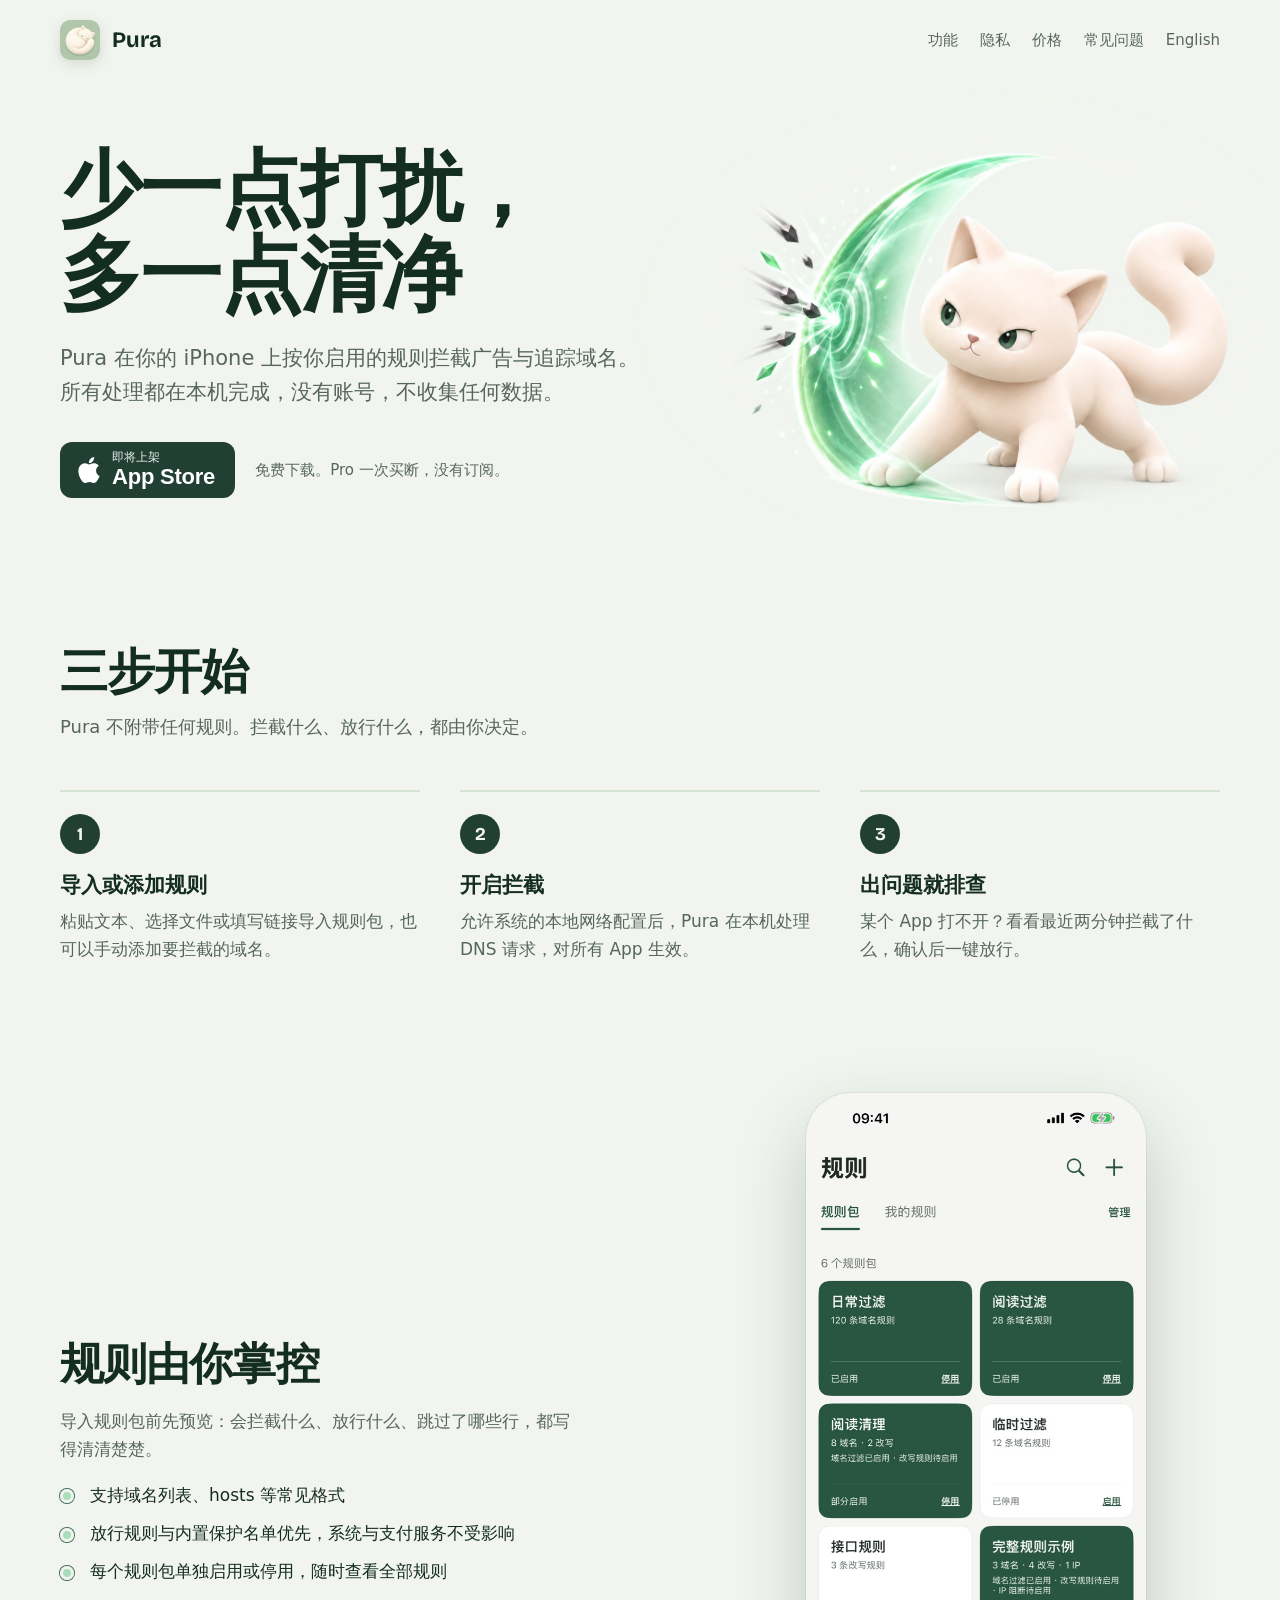
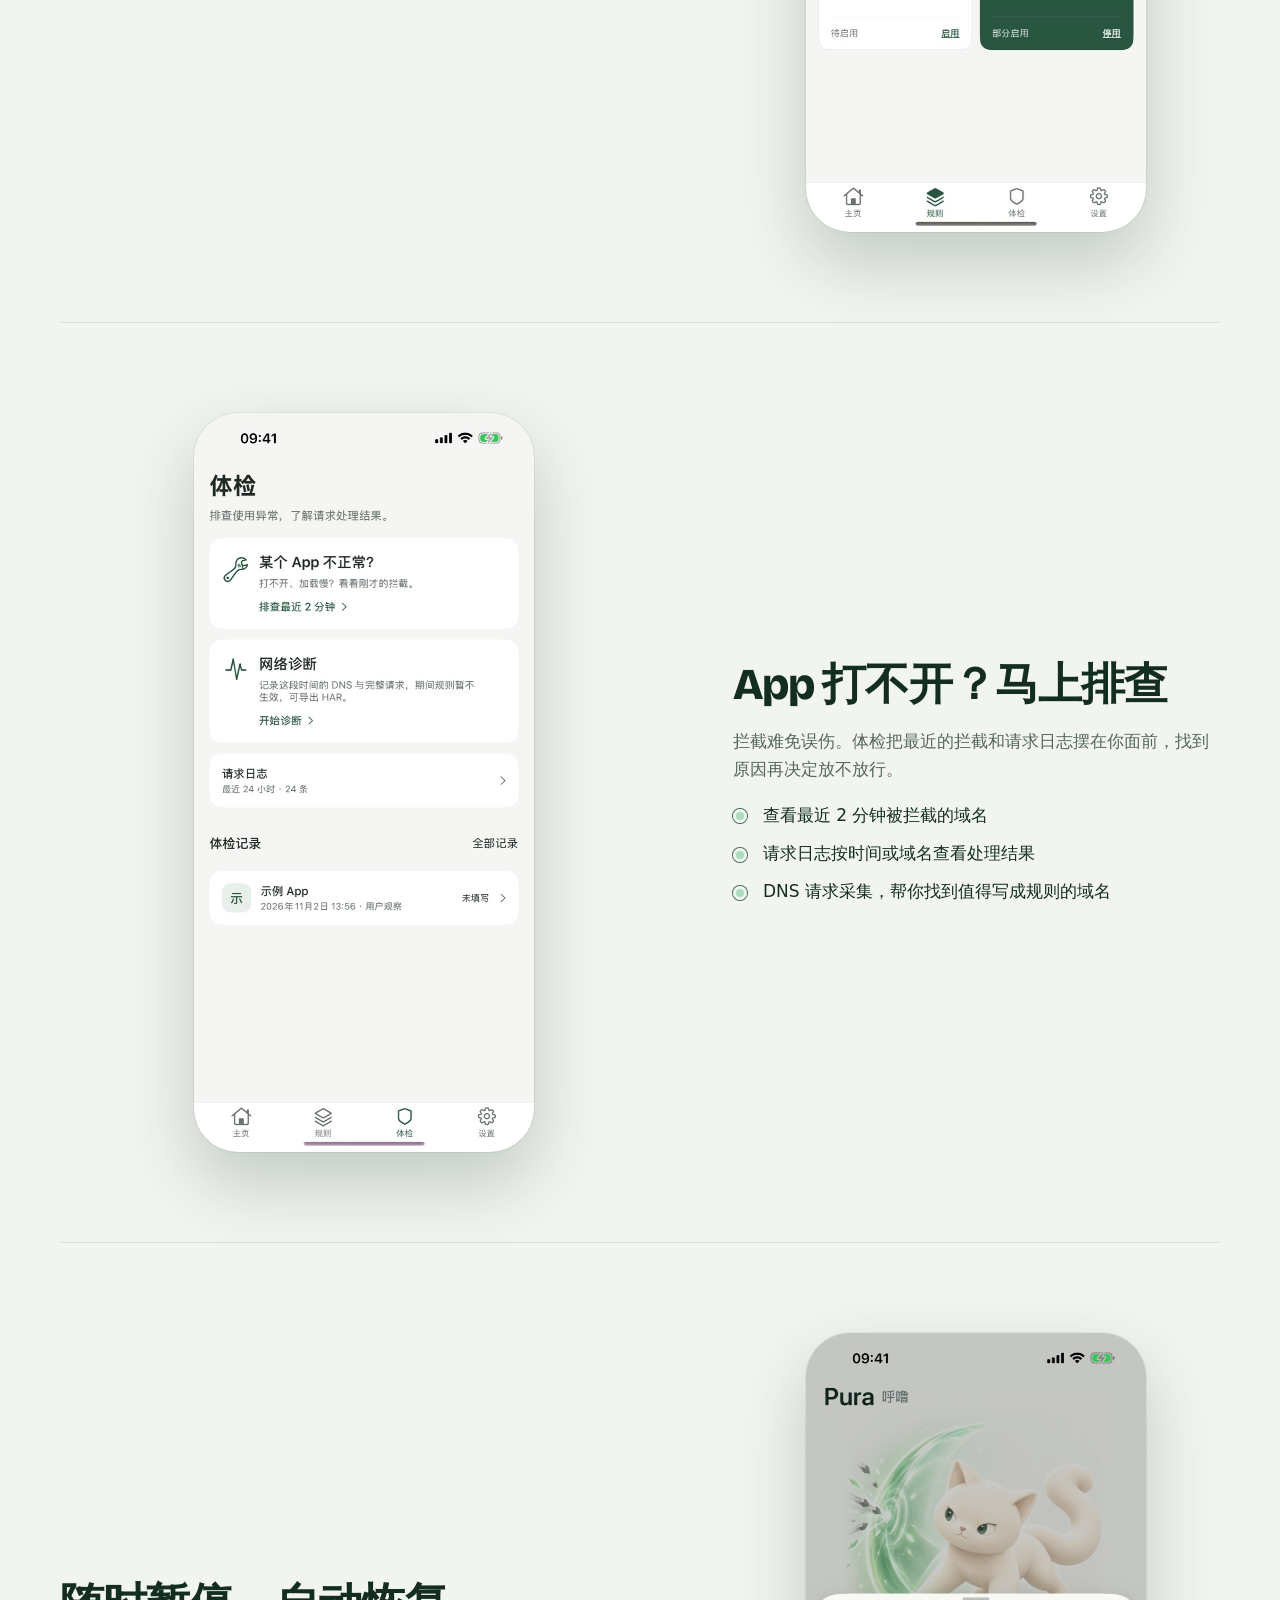
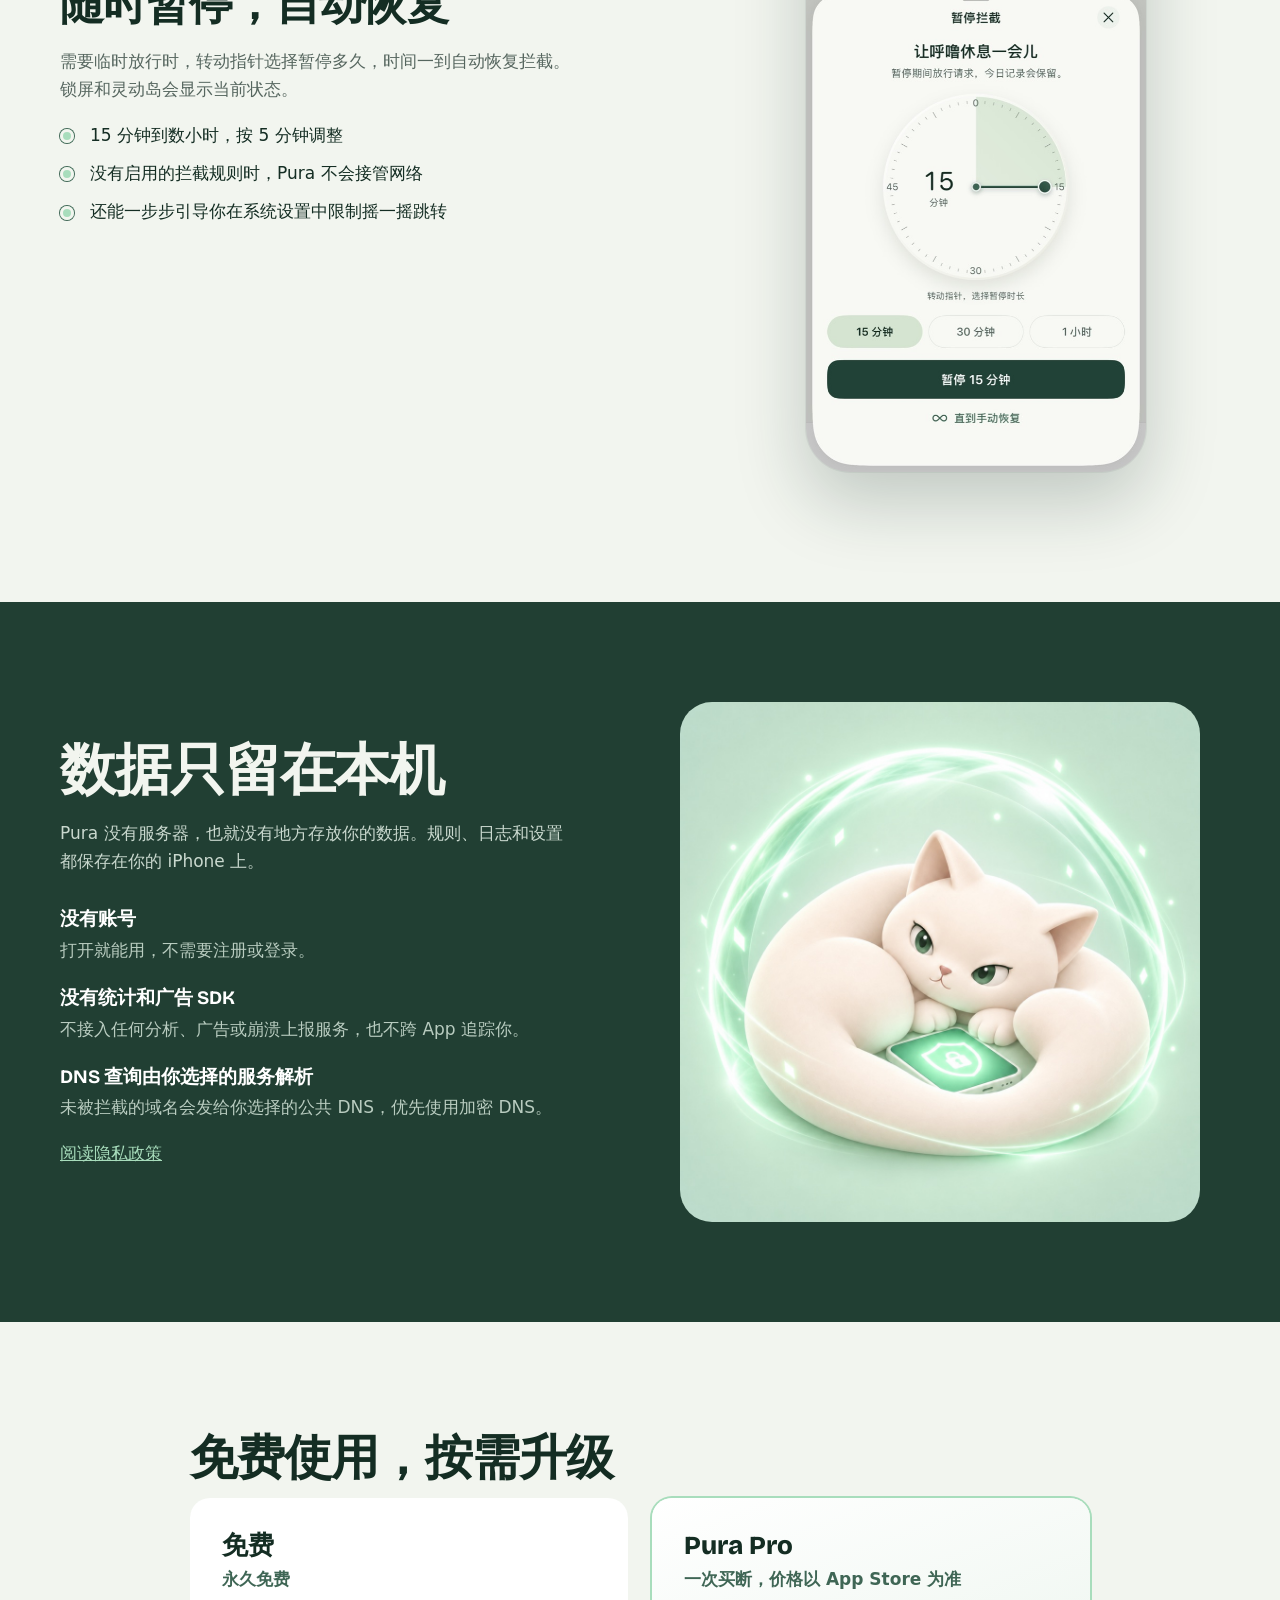
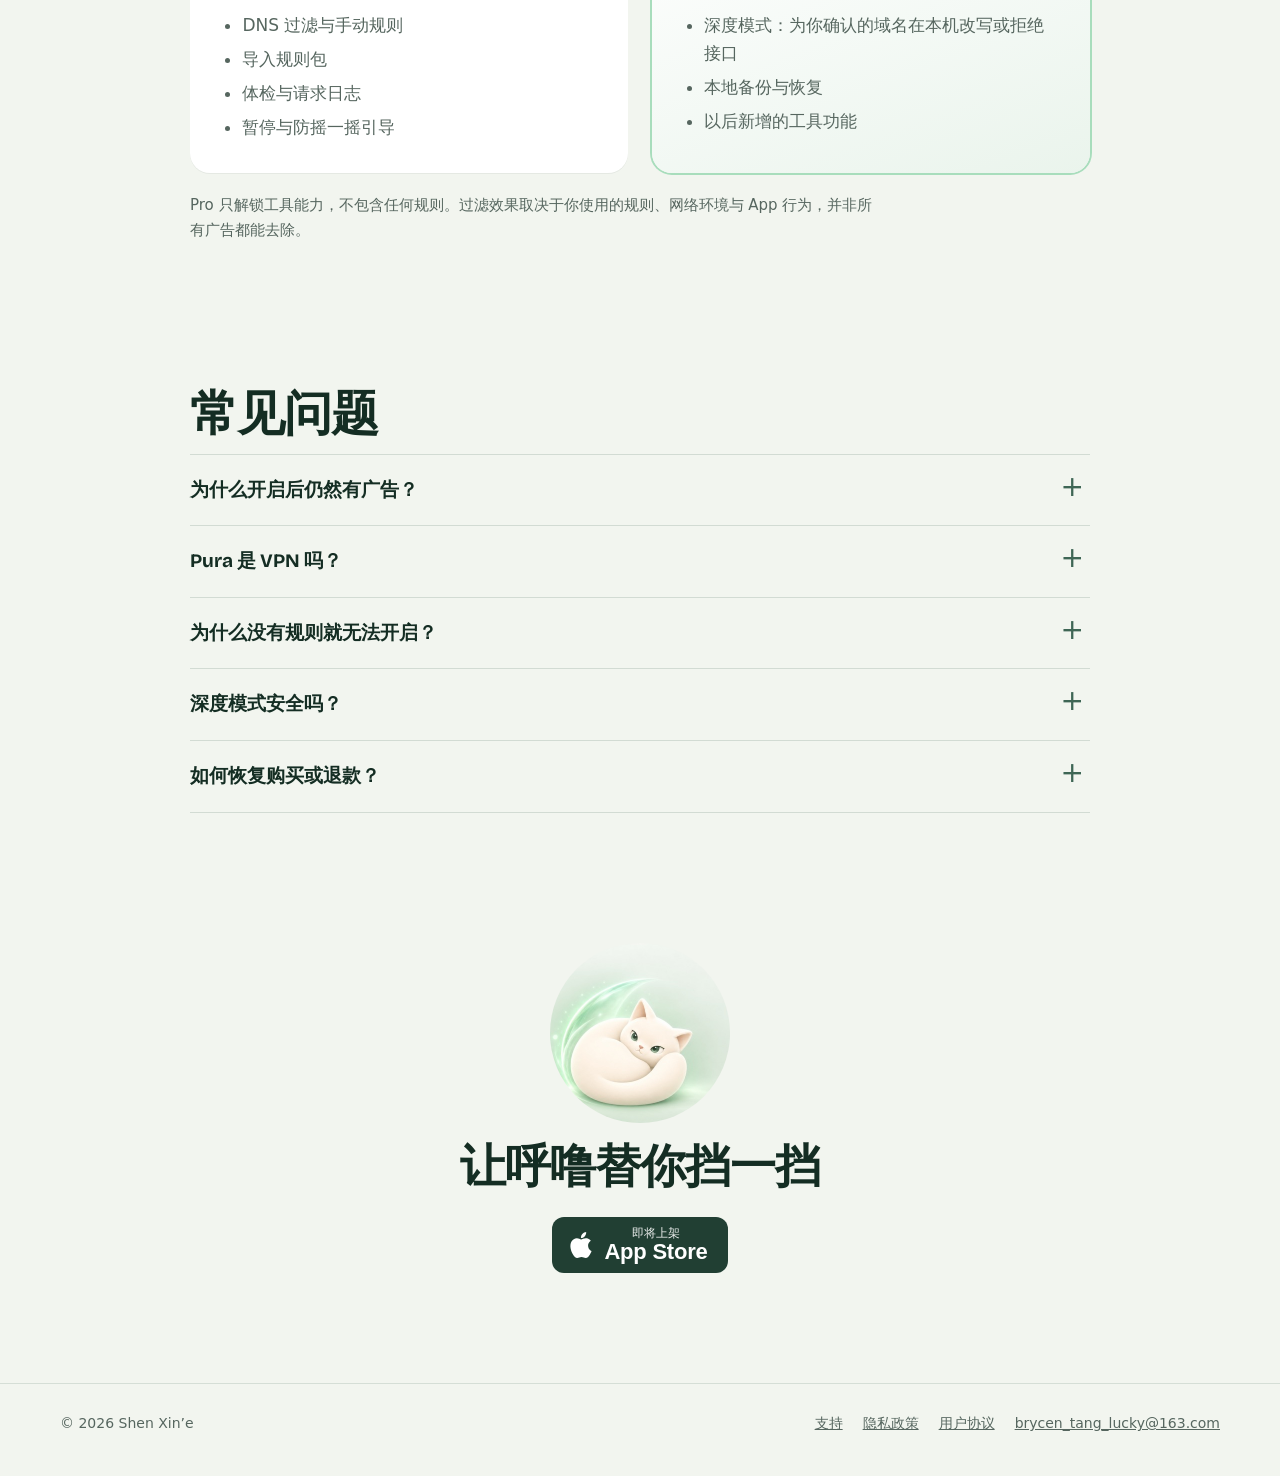
<file: index.html>
<!doctype html>
<html lang="zh-Hans">
<head>
<meta charset="utf-8">
<meta name="viewport" content="width=device-width, initial-scale=1, viewport-fit=cover">
<title>Pura：iPhone 本机广告拦截与隐私保护</title>
<meta name="description" content="Pura 在你的 iPhone 上本地拦截广告与追踪域名，规则由你掌控。无账号、无统计，数据只留在本机。支持导入规则包、手动添加域名、请求日志与网络排查。">
<link rel="canonical" href="https://xineshen.github.io/pura/">
<link rel="alternate" hreflang="zh-Hans" href="https://xineshen.github.io/pura/">
<link rel="alternate" hreflang="en" href="https://xineshen.github.io/pura/en/">
<link rel="alternate" hreflang="x-default" href="https://xineshen.github.io/pura/en/">
<meta name="theme-color" content="#F3F6F0">

<meta property="og:type" content="website">
<meta property="og:site_name" content="Pura">
<meta property="og:title" content="Pura：iPhone 本机广告拦截与隐私保护">
<meta property="og:description" content="Pura 在你的 iPhone 上本地拦截广告与追踪域名，规则由你掌控。无账号、无统计，数据只留在本机。支持导入规则包、手动添加域名、请求日志与网络排查。">
<meta property="og:url" content="https://xineshen.github.io/pura/">
<meta property="og:locale" content="zh_CN">
<meta property="og:image" content="https://xineshen.github.io/pura/assets/og-zh-Hans.jpg">
<meta property="og:image:width" content="1200"><meta property="og:image:height" content="630">
<meta name="twitter:card" content="summary_large_image">
<link rel="icon" type="image/png" sizes="32x32" href="assets/favicon-32.png">
<link rel="apple-touch-icon" href="assets/apple-touch-icon.png">
<link rel="preconnect" href="https://fonts.googleapis.com"><link rel="preconnect" href="https://fonts.gstatic.com" crossorigin>
<link href="https://fonts.googleapis.com/css2?family=Bricolage+Grotesque:opsz,wght@12..96,600;12..96,700;12..96,800&display=swap" rel="stylesheet">
<link rel="preload" as="image" href="assets/hero-art.jpg">
<link rel="stylesheet" href="styles.css">
<script type="application/ld+json">{"@context": "https://schema.org", "@type": "SoftwareApplication", "name": "Pura", "operatingSystem": "iOS", "applicationCategory": "UtilitiesApplication", "description": "Pura 在你的 iPhone 上本地拦截广告与追踪域名，规则由你掌控。无账号、无统计，数据只留在本机。支持导入规则包、手动添加域名、请求日志与网络排查。", "url": "https://xineshen.github.io/pura/", "inLanguage": "zh-Hans", "image": "https://xineshen.github.io/pura/assets/og-zh-Hans.jpg", "offers": {"@type": "Offer", "price": "0", "priceCurrency": "USD"}, "author": {"@type": "Person", "name": "Shen Xin'e"}}</script>
<script type="application/ld+json">{"@context": "https://schema.org", "@type": "FAQPage", "inLanguage": "zh-Hans", "mainEntity": [{"@type": "Question", "name": "为什么开启后仍然有广告？", "acceptedAnswer": {"@type": "Answer", "text": "Pura 只拦截与你启用的规则匹配的域名。广告与正常内容同域、App 自建解析或规则没覆盖的域名，DNS 无法区分。用体检查看实际请求，再调整规则。"}}, {"@type": "Question", "name": "Pura 是 VPN 吗？", "acceptedAnswer": {"@type": "Answer", "text": "Pura 使用 iOS 的本地网络扩展在本机处理 DNS 请求，不会把流量转发到任何服务器，也不提供代理或跨网络访问。"}}, {"@type": "Question", "name": "为什么没有规则就无法开启？", "acceptedAnswer": {"@type": "Answer", "text": "Pura 只在有拦截规则时才接管网络。先在规则页导入规则包或添加域名，再开启。"}}, {"@type": "Question", "name": "深度模式安全吗？", "acceptedAnswer": {"@type": "Answer", "text": "深度模式默认关闭。证书在你的 iPhone 上生成，私钥不会离开设备；只有你逐个确认的域名才会被处理，随时可以停用并移除证书。"}}, {"@type": "Question", "name": "如何恢复购买或退款？", "acceptedAnswer": {"@type": "Answer", "text": "在「设置 → Pura Pro」中恢复购买。退款由 Apple 处理，可在 App 内或 Apple 的购买记录中申请。"}}]}</script>
</head>
<body>
<a class="skip" href="#main">跳到正文</a>
<header class="wrap top">
  <a class="brand" href="./"><img src="assets/icon-80.png" width="40" height="40" alt="">Pura</a>
  <nav aria-label="主导航">
    <a href="#features">功能</a><a href="#privacy">隐私</a><a href="#pricing">价格</a><a href="#faq">常见问题</a>
    <a class="lang" href="en/" hreflang="en" lang="en">English</a>
  </nav>
</header>
<main id="main">
<section class="hero">
  <div class="wrap hero-grid">
    <div>
      <h1><span class="line">少一点打扰，</span><span class="line">多一点清净</span></h1>
      <p class="lede">Pura 在你的 iPhone 上按你启用的规则拦截广告与追踪域名。所有处理都在本机完成，没有账号，不收集任何数据。</p>
      <div class="cta"><span class="store" role="link" aria-disabled="true"><svg viewBox="0 0 24 24" aria-hidden="true" fill="currentColor"><path d="M12.152 6.896c-.948 0-2.415-1.078-3.96-1.04-2.04.027-3.91 1.183-4.961 3.014-2.117 3.675-.546 9.103 1.519 12.09 1.013 1.454 2.208 3.09 3.792 3.039 1.52-.065 2.09-.987 3.935-.987 1.831 0 2.35.987 3.96.948 1.637-.026 2.676-1.48 3.676-2.948 1.156-1.688 1.636-3.325 1.662-3.415-.039-.013-3.182-1.221-3.22-4.857-.026-3.04 2.48-4.494 2.597-4.559-1.429-2.09-3.623-2.324-4.39-2.376-2-.156-3.675 1.09-4.61 1.09zM15.53 3.83c.843-1.012 1.4-2.427 1.245-3.83-1.207.052-2.662.805-3.532 1.818-.78.896-1.454 2.338-1.273 3.714 1.338.104 2.715-.688 3.559-1.701"/></svg><span><small>即将上架</small><b>App Store</b></span></span><small>免费下载。Pro 一次买断，没有订阅。</small></div>
    </div>
    <div class="hero-art">
      <img class="art" src="assets/hero-art.jpg" width="1536" height="1024" alt="Pura 的吉祥物呼噜，一只奶白色小猫，用绿色护盾挡住飞来的广告碎片" fetchpriority="high">
    </div>
  </div>
</section>
<section class="wrap steps" aria-labelledby="steps-title">
  <h2 class="section-title" id="steps-title">三步开始</h2>
  <p class="section-lede">Pura 不附带任何规则。拦截什么、放行什么，都由你决定。</p>
  <ol><li><h3>导入或添加规则</h3><p>粘贴文本、选择文件或填写链接导入规则包，也可以手动添加要拦截的域名。</p></li><li><h3>开启拦截</h3><p>允许系统的本地网络配置后，Pura 在本机处理 DNS 请求，对所有 App 生效。</p></li><li><h3>出问题就排查</h3><p>某个 App 打不开？看看最近两分钟拦截了什么，确认后一键放行。</p></li></ol>
</section>
<div class="wrap" id="features"><section class="feature" aria-labelledby="f-rules"><div class="copy"><h2 id="f-rules">规则由你掌控</h2><p>导入规则包前先预览：会拦截什么、放行什么、跳过了哪些行，都写得清清楚楚。</p><ul><li>支持域名列表、hosts 等常见格式</li><li>放行规则与内置保护名单优先，系统与支付服务不受影响</li><li>每个规则包单独启用或停用，随时查看全部规则</li></ul></div><img class="phone shot" src="assets/rules-zh-Hans.jpg" width="640" height="1391" alt="Pura 规则页：规则包列表" loading="lazy" decoding="async"></section><section class="feature flip" aria-labelledby="f-checkup"><div class="copy"><h2 id="f-checkup">App 打不开？马上排查</h2><p>拦截难免误伤。体检把最近的拦截和请求日志摆在你面前，找到原因再决定放不放行。</p><ul><li>查看最近 2 分钟被拦截的域名</li><li>请求日志按时间或域名查看处理结果</li><li>DNS 请求采集，帮你找到值得写成规则的域名</li></ul></div><img class="phone shot" src="assets/checkup-zh-Hans.jpg" width="640" height="1391" alt="Pura 体检页：排查 App 异常与请求日志" loading="lazy" decoding="async"></section><section class="feature" aria-labelledby="f-pause"><div class="copy"><h2 id="f-pause">随时暂停，自动恢复</h2><p>需要临时放行时，转动指针选择暂停多久，时间一到自动恢复拦截。锁屏和灵动岛会显示当前状态。</p><ul><li>15 分钟到数小时，按 5 分钟调整</li><li>没有启用的拦截规则时，Pura 不会接管网络</li><li>还能一步步引导你在系统设置中限制摇一摇跳转</li></ul></div><img class="phone shot" src="assets/pause-zh-Hans.jpg" width="640" height="1391" alt="Pura 暂停拦截：转动指针选择暂停时长" loading="lazy" decoding="async"></section></div>
<section class="privacy" id="privacy" aria-labelledby="privacy-title">
  <div class="wrap">
    <div>
      <h2 id="privacy-title">数据只留在本机</h2>
      <p>Pura 没有服务器，也就没有地方存放你的数据。规则、日志和设置都保存在你的 iPhone 上。</p>
      <dl><div><dt>没有账号</dt><dd>打开就能用，不需要注册或登录。</dd></div><div><dt>没有统计和广告 SDK</dt><dd>不接入任何分析、广告或崩溃上报服务，也不跨 App 追踪你。</dd></div><div><dt>DNS 查询由你选择的服务解析</dt><dd>未被拦截的域名会发给你选择的公共 DNS，优先使用加密 DNS。</dd></div></dl>
      <p><a href="https://xineshen.github.io/pura-legal/privacy.html">阅读隐私政策</a></p>
    </div>
    <img class="cat" src="assets/cat.jpg" width="1100" height="1100" alt="呼噜蜷缩着护住一部手机，绿色护盾罩住它们" loading="lazy" decoding="async">
  </div>
</section>
<section class="wrap pricing" id="pricing" aria-labelledby="pricing-title">
  <h2 class="section-title" id="pricing-title">免费使用，按需升级</h2>
  <div class="plans"><div class="plan"><h3>免费</h3><p class="price">永久免费</p><ul><li>DNS 过滤与手动规则</li><li>导入规则包</li><li>体检与请求日志</li><li>暂停与防摇一摇引导</li></ul></div><div class="plan pro"><h3>Pura Pro</h3><p class="price">一次买断，价格以 App Store 为准</p><ul><li>深度模式：为你确认的域名在本机改写或拒绝接口</li><li>本地备份与恢复</li><li>以后新增的工具功能</li></ul></div></div>
  <p class="note">Pro 只解锁工具能力，不包含任何规则。过滤效果取决于你使用的规则、网络环境与 App 行为，并非所有广告都能去除。</p>
</section>
<section class="wrap faq" id="faq" aria-labelledby="faq-title">
  <h2 class="section-title" id="faq-title">常见问题</h2>
  <details><summary>为什么开启后仍然有广告？</summary><p>Pura 只拦截与你启用的规则匹配的域名。广告与正常内容同域、App 自建解析或规则没覆盖的域名，DNS 无法区分。用体检查看实际请求，再调整规则。</p></details><details><summary>Pura 是 VPN 吗？</summary><p>Pura 使用 iOS 的本地网络扩展在本机处理 DNS 请求，不会把流量转发到任何服务器，也不提供代理或跨网络访问。</p></details><details><summary>为什么没有规则就无法开启？</summary><p>Pura 只在有拦截规则时才接管网络。先在规则页导入规则包或添加域名，再开启。</p></details><details><summary>深度模式安全吗？</summary><p>深度模式默认关闭。证书在你的 iPhone 上生成，私钥不会离开设备；只有你逐个确认的域名才会被处理，随时可以停用并移除证书。</p></details><details><summary>如何恢复购买或退款？</summary><p>在「设置 → Pura Pro」中恢复购买。退款由 Apple 处理，可在 App 内或 Apple 的购买记录中申请。</p></details>
</section>
<section class="wrap closing" aria-labelledby="closing-title">
  <img src="assets/cat-round.jpg" width="360" height="360" alt="" loading="lazy">
  <h2 id="closing-title">让呼噜替你挡一挡</h2>
  <div class="cta"><span class="store" role="link" aria-disabled="true"><svg viewBox="0 0 24 24" aria-hidden="true" fill="currentColor"><path d="M12.152 6.896c-.948 0-2.415-1.078-3.96-1.04-2.04.027-3.91 1.183-4.961 3.014-2.117 3.675-.546 9.103 1.519 12.09 1.013 1.454 2.208 3.09 3.792 3.039 1.52-.065 2.09-.987 3.935-.987 1.831 0 2.35.987 3.96.948 1.637-.026 2.676-1.48 3.676-2.948 1.156-1.688 1.636-3.325 1.662-3.415-.039-.013-3.182-1.221-3.22-4.857-.026-3.04 2.48-4.494 2.597-4.559-1.429-2.09-3.623-2.324-4.39-2.376-2-.156-3.675 1.09-4.61 1.09zM15.53 3.83c.843-1.012 1.4-2.427 1.245-3.83-1.207.052-2.662.805-3.532 1.818-.78.896-1.454 2.338-1.273 3.714 1.338.104 2.715-.688 3.559-1.701"/></svg><span><small>即将上架</small><b>App Store</b></span></span></div>
</section>
</main>
<footer>
  <div class="wrap">
    <span>© 2026 Shen Xin’e</span>
    <nav aria-label="页脚">
      <a href="https://xineshen.github.io/pura-legal/support.html">支持</a><a href="https://xineshen.github.io/pura-legal/privacy.html">隐私政策</a><a href="https://xineshen.github.io/pura-legal/terms.html">用户协议</a>
      <a href="mailto:brycen_tang_lucky@163.com">brycen_tang_lucky@163.com</a>
    </nav>
  </div>
</footer>
</body>
</html>
</file>
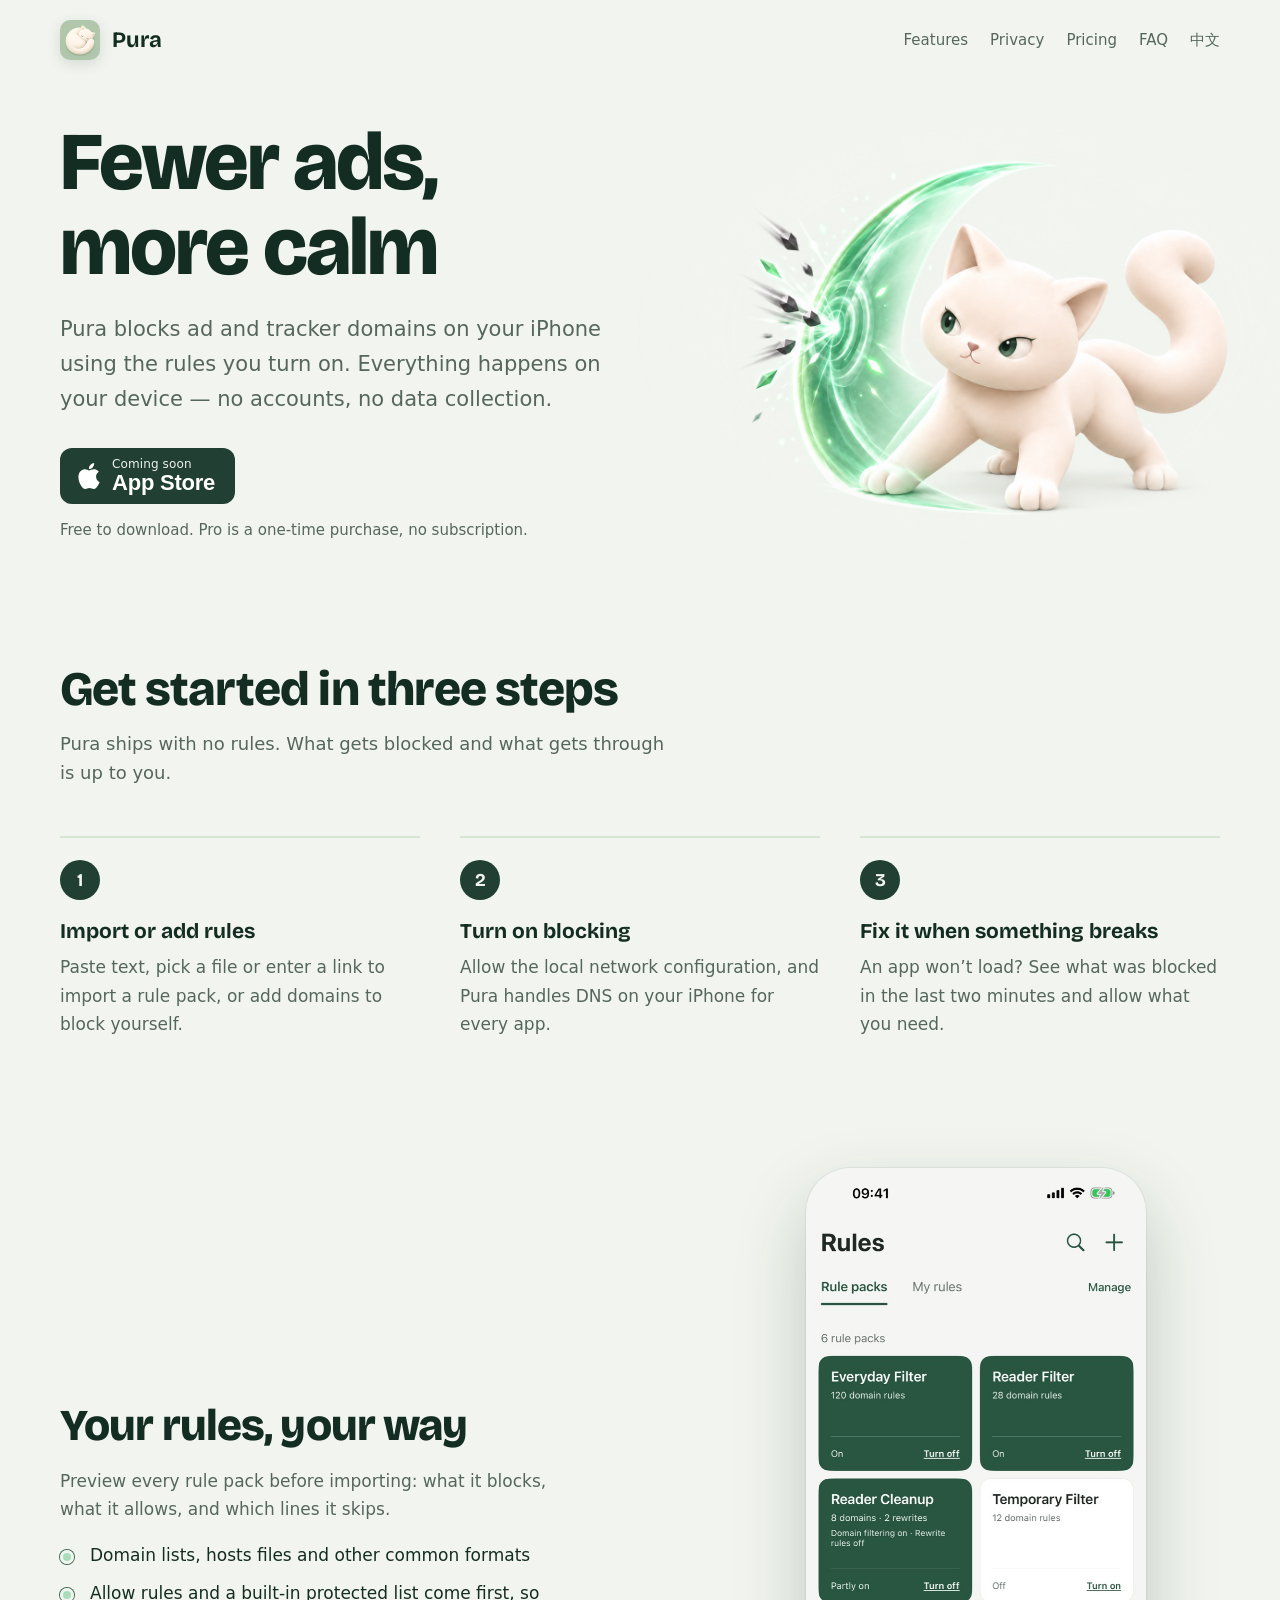
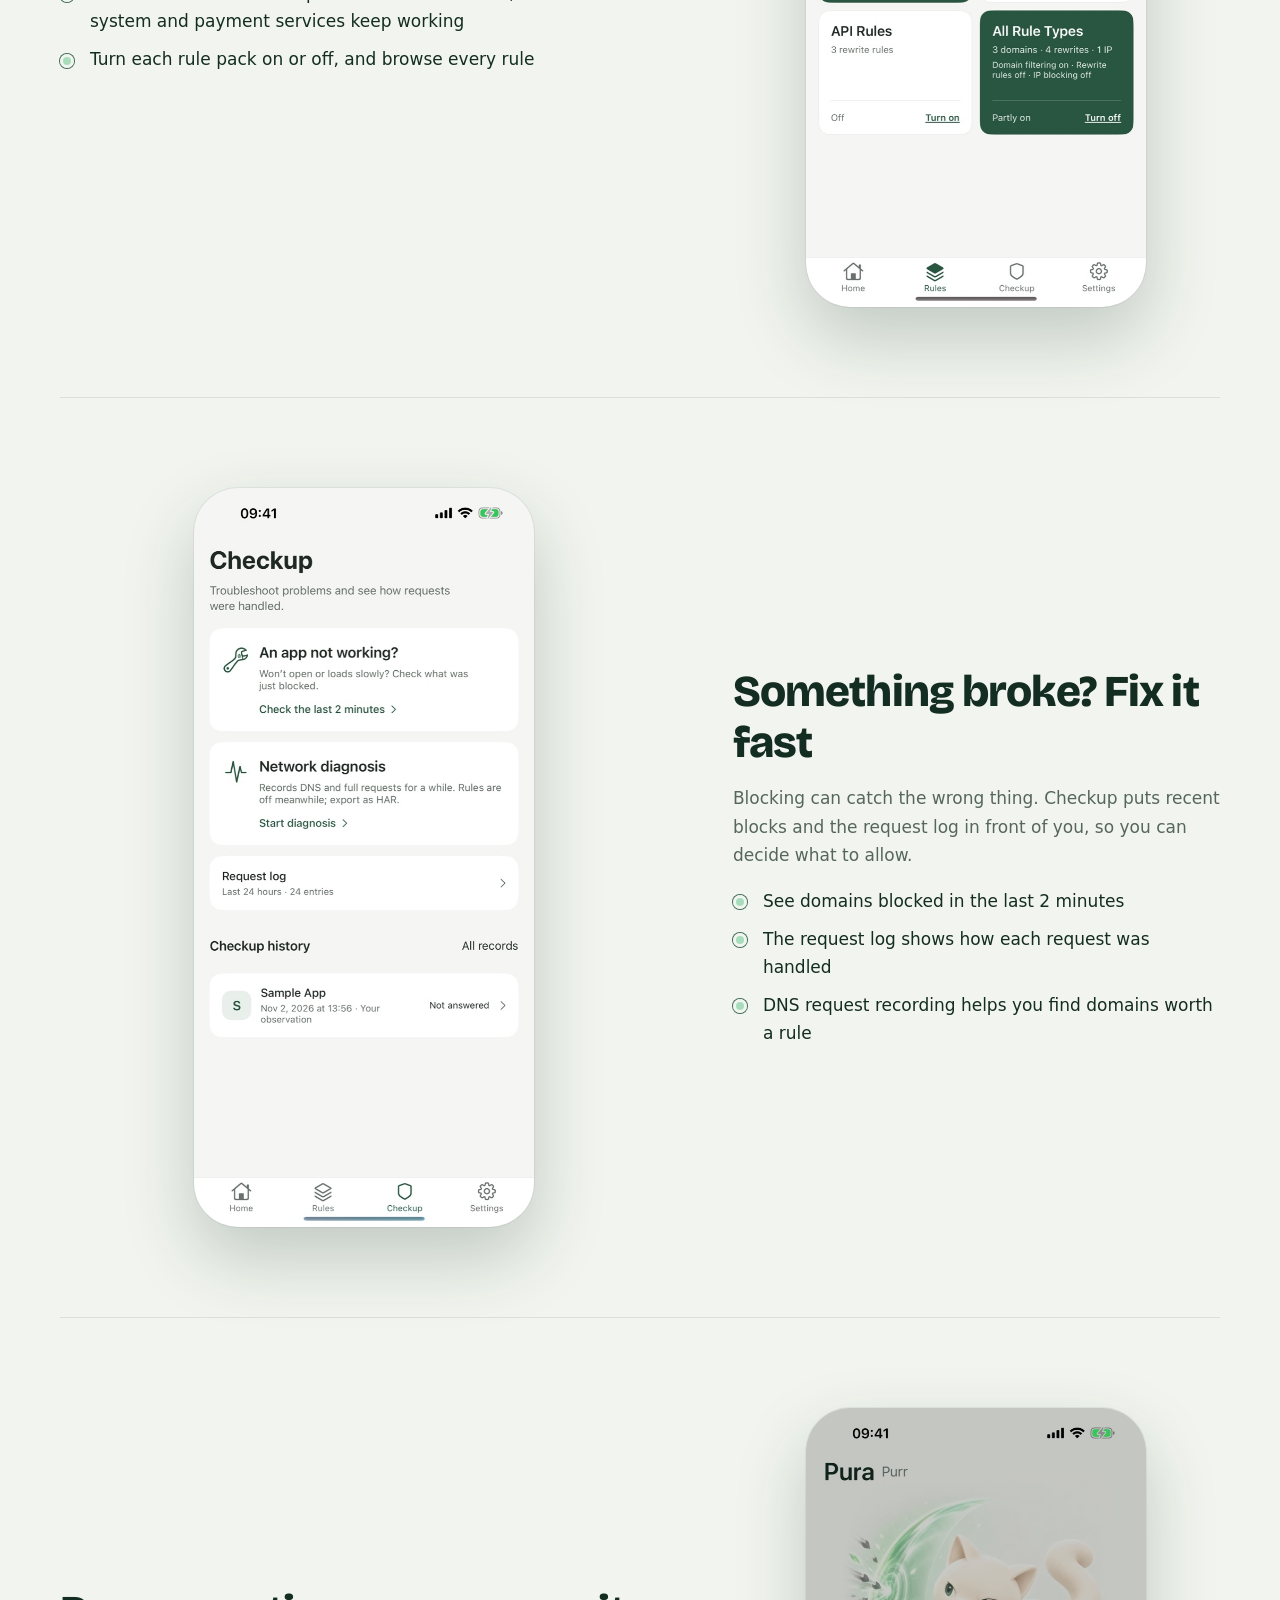
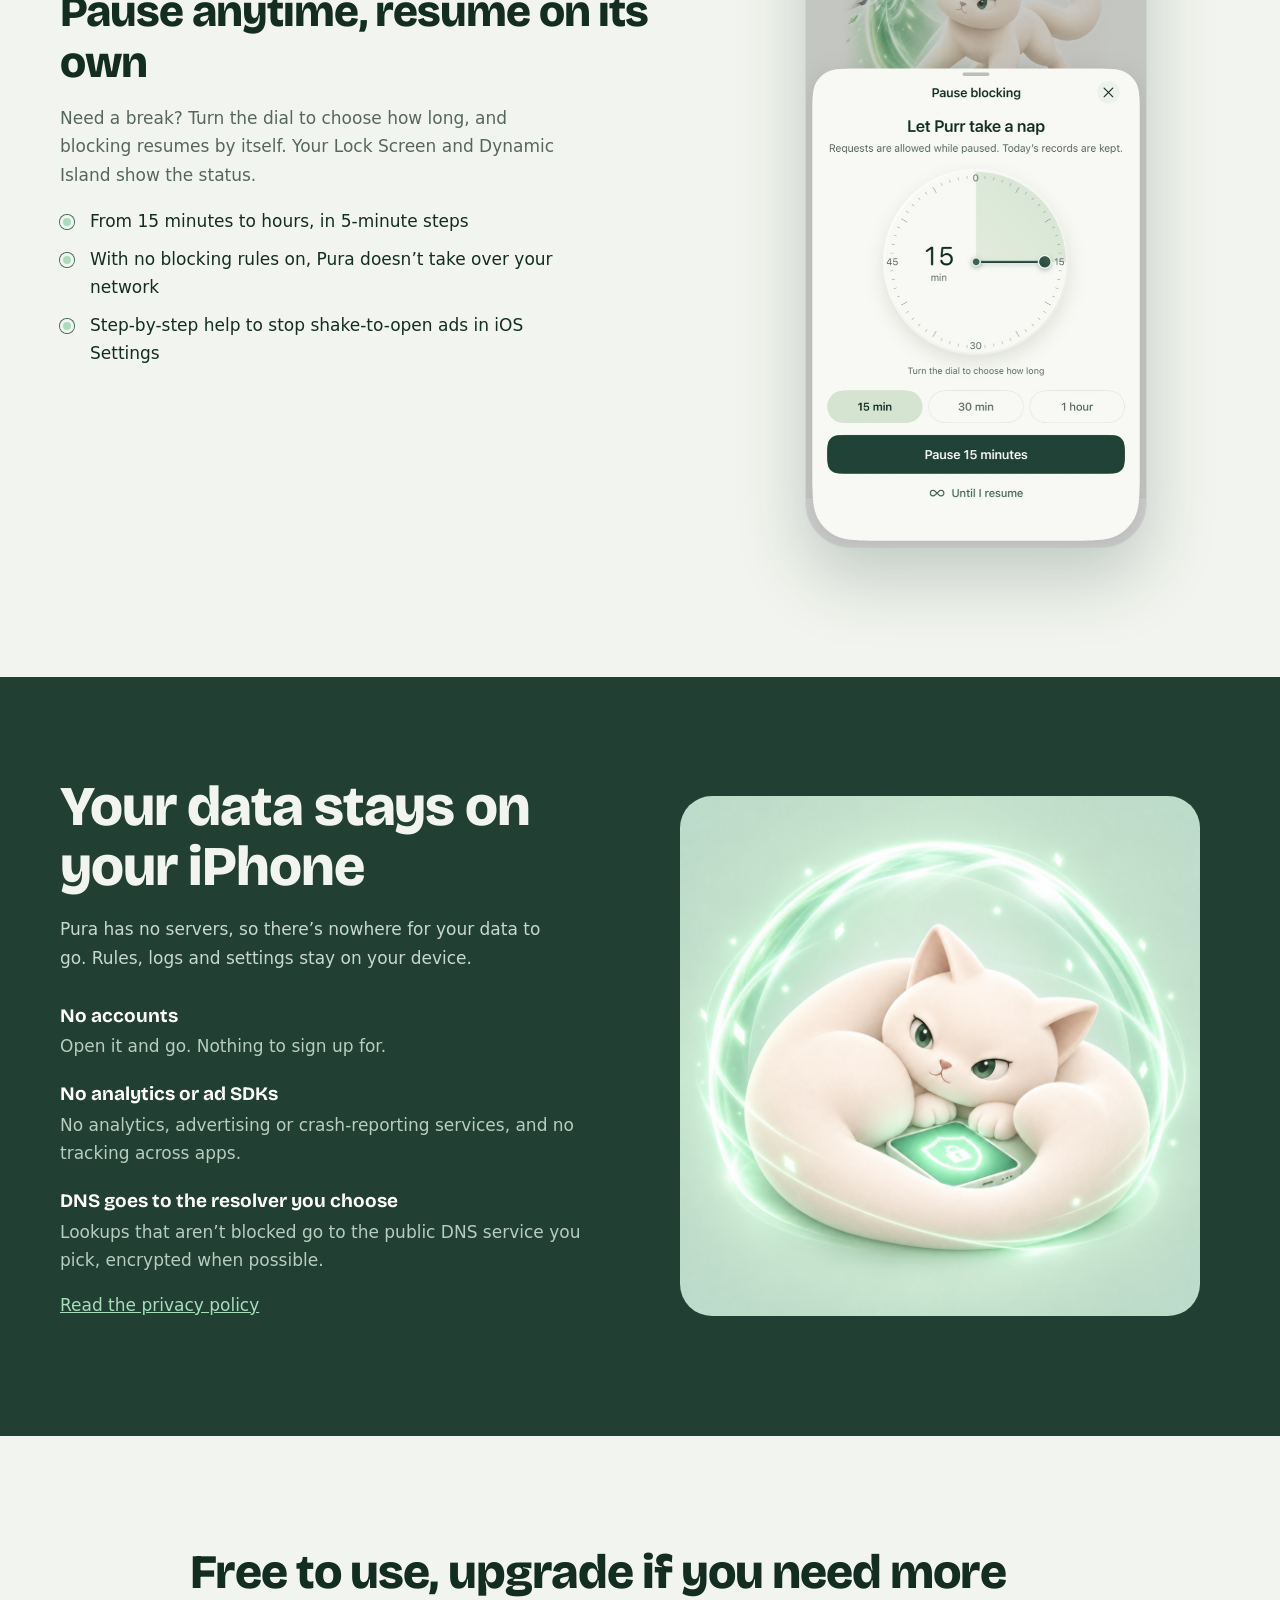
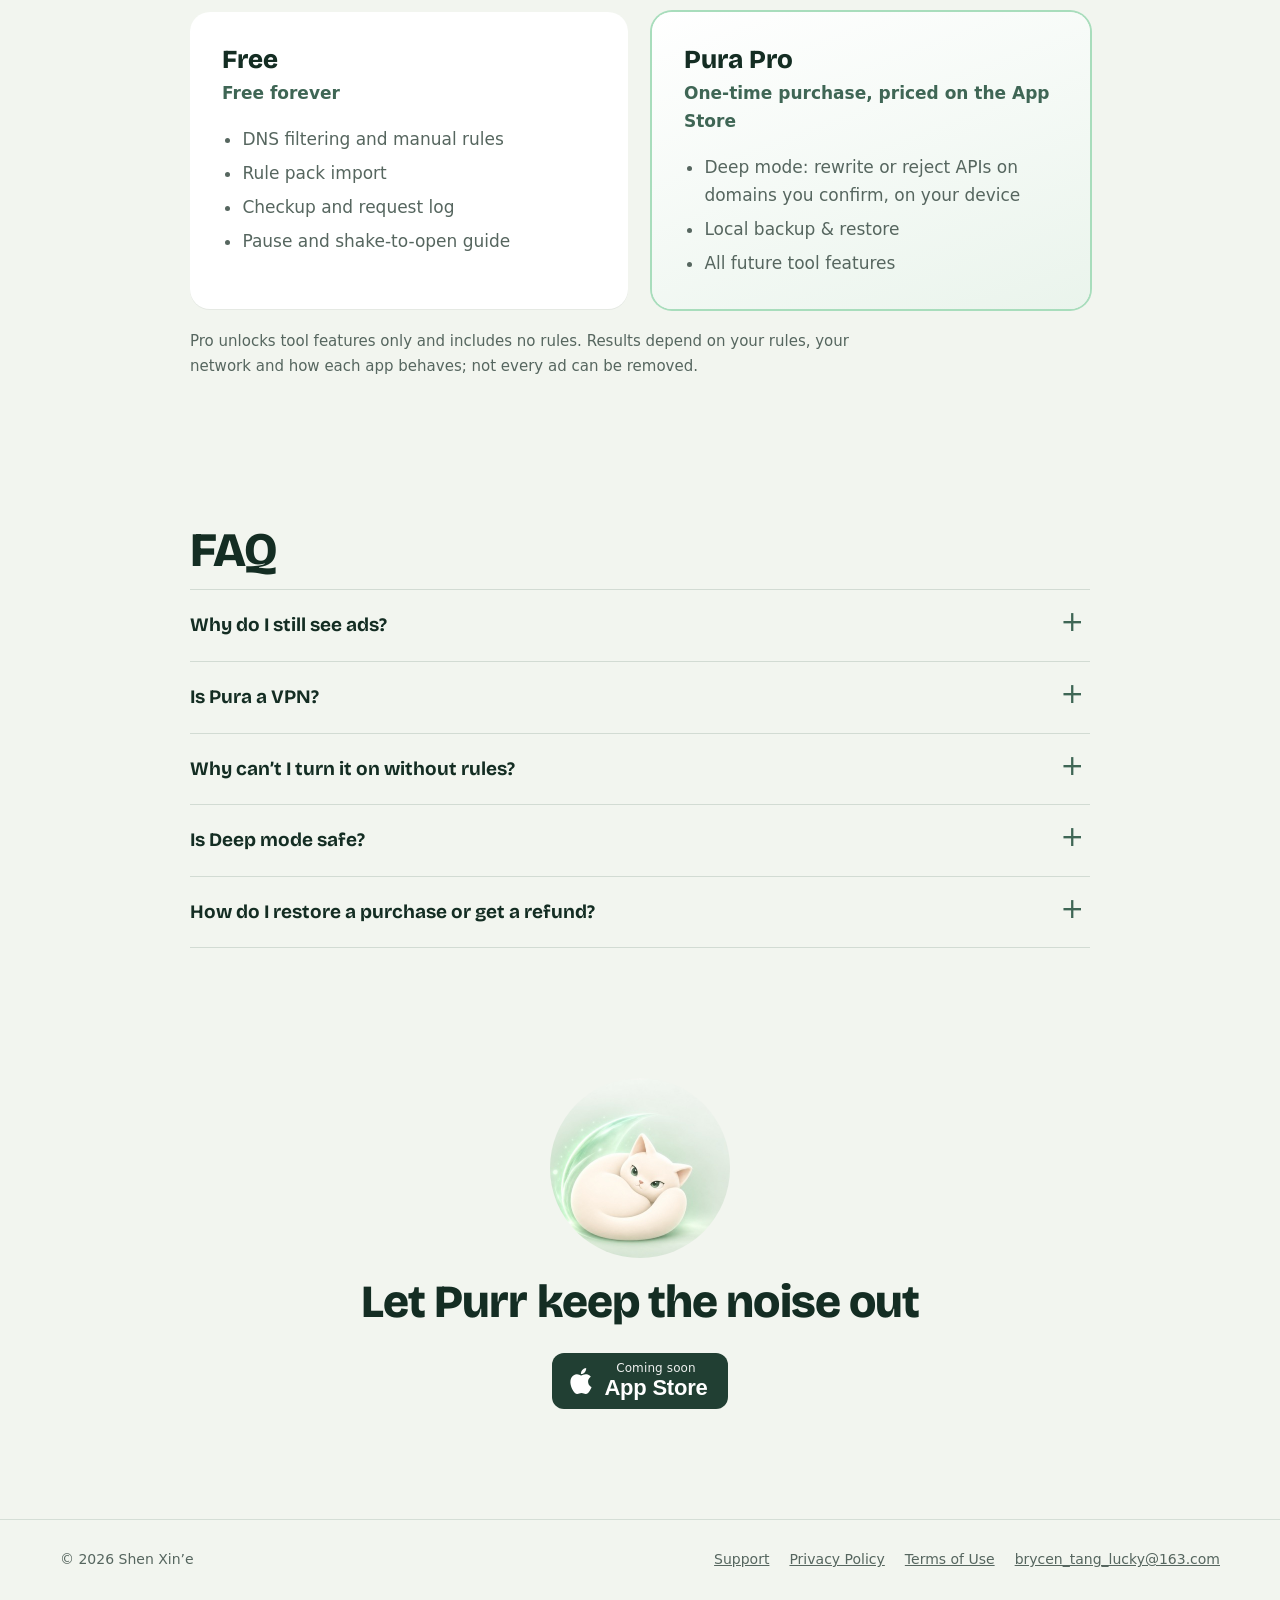
<file: en/index.html>
<!doctype html>
<html lang="en">
<head>
<meta charset="utf-8">
<meta name="viewport" content="width=device-width, initial-scale=1, viewport-fit=cover">
<title>Pura: On-Device Ad Blocker &amp; Privacy for iPhone</title>
<meta name="description" content="Pura blocks ads and trackers right on your iPhone, using rules you control. No accounts, no analytics, nothing uploaded. Import rule lists, add domains, check what was blocked.">
<link rel="canonical" href="https://xineshen.github.io/pura/en/">
<link rel="alternate" hreflang="zh-Hans" href="https://xineshen.github.io/pura/">
<link rel="alternate" hreflang="en" href="https://xineshen.github.io/pura/en/">
<link rel="alternate" hreflang="x-default" href="https://xineshen.github.io/pura/en/">
<meta name="theme-color" content="#F3F6F0">

<meta property="og:type" content="website">
<meta property="og:site_name" content="Pura">
<meta property="og:title" content="Pura: On-Device Ad Blocker &amp; Privacy for iPhone">
<meta property="og:description" content="Pura blocks ads and trackers right on your iPhone, using rules you control. No accounts, no analytics, nothing uploaded. Import rule lists, add domains, check what was blocked.">
<meta property="og:url" content="https://xineshen.github.io/pura/en/">
<meta property="og:locale" content="en_US">
<meta property="og:image" content="https://xineshen.github.io/pura/assets/og-en.jpg">
<meta property="og:image:width" content="1200"><meta property="og:image:height" content="630">
<meta name="twitter:card" content="summary_large_image">
<link rel="icon" type="image/png" sizes="32x32" href="../assets/favicon-32.png">
<link rel="apple-touch-icon" href="../assets/apple-touch-icon.png">
<link rel="preconnect" href="https://fonts.googleapis.com"><link rel="preconnect" href="https://fonts.gstatic.com" crossorigin>
<link href="https://fonts.googleapis.com/css2?family=Bricolage+Grotesque:opsz,wght@12..96,600;12..96,700;12..96,800&display=swap" rel="stylesheet">
<link rel="preload" as="image" href="../assets/hero-art.jpg">
<link rel="stylesheet" href="../styles.css">
<script type="application/ld+json">{"@context": "https://schema.org", "@type": "SoftwareApplication", "name": "Pura", "operatingSystem": "iOS", "applicationCategory": "UtilitiesApplication", "description": "Pura blocks ads and trackers right on your iPhone, using rules you control. No accounts, no analytics, nothing uploaded. Import rule lists, add domains, check what was blocked.", "url": "https://xineshen.github.io/pura/en/", "inLanguage": "en", "image": "https://xineshen.github.io/pura/assets/og-en.jpg", "offers": {"@type": "Offer", "price": "0", "priceCurrency": "USD"}, "author": {"@type": "Person", "name": "Shen Xin'e"}}</script>
<script type="application/ld+json">{"@context": "https://schema.org", "@type": "FAQPage", "inLanguage": "en", "mainEntity": [{"@type": "Question", "name": "Why do I still see ads?", "acceptedAnswer": {"@type": "Answer", "text": "Pura only blocks domains that match rules you turn on. Ads served from the same domain as content, apps with their own resolvers, or domains your rules miss can’t be separated by DNS. Use Checkup to see real requests, then adjust your rules."}}, {"@type": "Question", "name": "Is Pura a VPN?", "acceptedAnswer": {"@type": "Answer", "text": "Pura uses iOS’s local network extension to handle DNS on your iPhone. It doesn’t route traffic to any server or provide proxy or remote network access."}}, {"@type": "Question", "name": "Why can’t I turn it on without rules?", "acceptedAnswer": {"@type": "Answer", "text": "Pura only takes over your network when it has blocking rules. Import a rule pack or add domains on the Rules tab first."}}, {"@type": "Question", "name": "Is Deep mode safe?", "acceptedAnswer": {"@type": "Answer", "text": "Deep mode is off by default. The certificate is generated on your iPhone and its private key never leaves it. Only domains you confirm one by one are processed, and you can turn it off and remove the certificate anytime."}}, {"@type": "Question", "name": "How do I restore a purchase or get a refund?", "acceptedAnswer": {"@type": "Answer", "text": "Restore purchases in Settings → Pura Pro. Refunds are handled by Apple, from the app or your Apple purchase history."}}]}</script>
</head>
<body>
<a class="skip" href="#main">Skip to content</a>
<header class="wrap top">
  <a class="brand" href="../"><img src="../assets/icon-80.png" width="40" height="40" alt="">Pura</a>
  <nav aria-label="Main">
    <a href="#features">Features</a><a href="#privacy">Privacy</a><a href="#pricing">Pricing</a><a href="#faq">FAQ</a>
    <a class="lang" href="../" hreflang="zh-Hans" lang="zh-Hans">中文</a>
  </nav>
</header>
<main id="main">
<section class="hero">
  <div class="wrap hero-grid">
    <div>
      <h1><span class="line">Fewer ads,</span><span class="line">more calm</span></h1>
      <p class="lede">Pura blocks ad and tracker domains on your iPhone using the rules you turn on. Everything happens on your device — no accounts, no data collection.</p>
      <div class="cta"><span class="store" role="link" aria-disabled="true"><svg viewBox="0 0 24 24" aria-hidden="true" fill="currentColor"><path d="M12.152 6.896c-.948 0-2.415-1.078-3.96-1.04-2.04.027-3.91 1.183-4.961 3.014-2.117 3.675-.546 9.103 1.519 12.09 1.013 1.454 2.208 3.09 3.792 3.039 1.52-.065 2.09-.987 3.935-.987 1.831 0 2.35.987 3.96.948 1.637-.026 2.676-1.48 3.676-2.948 1.156-1.688 1.636-3.325 1.662-3.415-.039-.013-3.182-1.221-3.22-4.857-.026-3.04 2.48-4.494 2.597-4.559-1.429-2.09-3.623-2.324-4.39-2.376-2-.156-3.675 1.09-4.61 1.09zM15.53 3.83c.843-1.012 1.4-2.427 1.245-3.83-1.207.052-2.662.805-3.532 1.818-.78.896-1.454 2.338-1.273 3.714 1.338.104 2.715-.688 3.559-1.701"/></svg><span><small>Coming soon</small><b>App Store</b></span></span><small>Free to download. Pro is a one-time purchase, no subscription.</small></div>
    </div>
    <div class="hero-art">
      <img class="art" src="../assets/hero-art.jpg" width="1536" height="1024" alt="Purr, Pura’s cream-white cat mascot, deflecting incoming ad fragments with a green shield" fetchpriority="high">
    </div>
  </div>
</section>
<section class="wrap steps" aria-labelledby="steps-title">
  <h2 class="section-title" id="steps-title">Get started in three steps</h2>
  <p class="section-lede">Pura ships with no rules. What gets blocked and what gets through is up to you.</p>
  <ol><li><h3>Import or add rules</h3><p>Paste text, pick a file or enter a link to import a rule pack, or add domains to block yourself.</p></li><li><h3>Turn on blocking</h3><p>Allow the local network configuration, and Pura handles DNS on your iPhone for every app.</p></li><li><h3>Fix it when something breaks</h3><p>An app won’t load? See what was blocked in the last two minutes and allow what you need.</p></li></ol>
</section>
<div class="wrap" id="features"><section class="feature" aria-labelledby="f-rules"><div class="copy"><h2 id="f-rules">Your rules, your way</h2><p>Preview every rule pack before importing: what it blocks, what it allows, and which lines it skips.</p><ul><li>Domain lists, hosts files and other common formats</li><li>Allow rules and a built-in protected list come first, so system and payment services keep working</li><li>Turn each rule pack on or off, and browse every rule</li></ul></div><img class="phone shot" src="../assets/rules-en.jpg" width="640" height="1391" alt="Pura Rules: list of rule packs" loading="lazy" decoding="async"></section><section class="feature flip" aria-labelledby="f-checkup"><div class="copy"><h2 id="f-checkup">Something broke? Fix it fast</h2><p>Blocking can catch the wrong thing. Checkup puts recent blocks and the request log in front of you, so you can decide what to allow.</p><ul><li>See domains blocked in the last 2 minutes</li><li>The request log shows how each request was handled</li><li>DNS request recording helps you find domains worth a rule</li></ul></div><img class="phone shot" src="../assets/checkup-en.jpg" width="640" height="1391" alt="Pura Checkup: troubleshoot apps and view the request log" loading="lazy" decoding="async"></section><section class="feature" aria-labelledby="f-pause"><div class="copy"><h2 id="f-pause">Pause anytime, resume on its own</h2><p>Need a break? Turn the dial to choose how long, and blocking resumes by itself. Your Lock Screen and Dynamic Island show the status.</p><ul><li>From 15 minutes to hours, in 5-minute steps</li><li>With no blocking rules on, Pura doesn’t take over your network</li><li>Step-by-step help to stop shake-to-open ads in iOS Settings</li></ul></div><img class="phone shot" src="../assets/pause-en.jpg" width="640" height="1391" alt="Pura pause sheet: turn the dial to choose how long" loading="lazy" decoding="async"></section></div>
<section class="privacy" id="privacy" aria-labelledby="privacy-title">
  <div class="wrap">
    <div>
      <h2 id="privacy-title">Your data stays on your iPhone</h2>
      <p>Pura has no servers, so there’s nowhere for your data to go. Rules, logs and settings stay on your device.</p>
      <dl><div><dt>No accounts</dt><dd>Open it and go. Nothing to sign up for.</dd></div><div><dt>No analytics or ad SDKs</dt><dd>No analytics, advertising or crash-reporting services, and no tracking across apps.</dd></div><div><dt>DNS goes to the resolver you choose</dt><dd>Lookups that aren’t blocked go to the public DNS service you pick, encrypted when possible.</dd></div></dl>
      <p><a href="https://xineshen.github.io/pura-legal/en/privacy.html">Read the privacy policy</a></p>
    </div>
    <img class="cat" src="../assets/cat.jpg" width="1100" height="1100" alt="Purr curled protectively around a phone inside a green shield" loading="lazy" decoding="async">
  </div>
</section>
<section class="wrap pricing" id="pricing" aria-labelledby="pricing-title">
  <h2 class="section-title" id="pricing-title">Free to use, upgrade if you need more</h2>
  <div class="plans"><div class="plan"><h3>Free</h3><p class="price">Free forever</p><ul><li>DNS filtering and manual rules</li><li>Rule pack import</li><li>Checkup and request log</li><li>Pause and shake-to-open guide</li></ul></div><div class="plan pro"><h3>Pura Pro</h3><p class="price">One-time purchase, priced on the App Store</p><ul><li>Deep mode: rewrite or reject APIs on domains you confirm, on your device</li><li>Local backup &amp; restore</li><li>All future tool features</li></ul></div></div>
  <p class="note">Pro unlocks tool features only and includes no rules. Results depend on your rules, your network and how each app behaves; not every ad can be removed.</p>
</section>
<section class="wrap faq" id="faq" aria-labelledby="faq-title">
  <h2 class="section-title" id="faq-title">FAQ</h2>
  <details><summary>Why do I still see ads?</summary><p>Pura only blocks domains that match rules you turn on. Ads served from the same domain as content, apps with their own resolvers, or domains your rules miss can’t be separated by DNS. Use Checkup to see real requests, then adjust your rules.</p></details><details><summary>Is Pura a VPN?</summary><p>Pura uses iOS’s local network extension to handle DNS on your iPhone. It doesn’t route traffic to any server or provide proxy or remote network access.</p></details><details><summary>Why can’t I turn it on without rules?</summary><p>Pura only takes over your network when it has blocking rules. Import a rule pack or add domains on the Rules tab first.</p></details><details><summary>Is Deep mode safe?</summary><p>Deep mode is off by default. The certificate is generated on your iPhone and its private key never leaves it. Only domains you confirm one by one are processed, and you can turn it off and remove the certificate anytime.</p></details><details><summary>How do I restore a purchase or get a refund?</summary><p>Restore purchases in Settings → Pura Pro. Refunds are handled by Apple, from the app or your Apple purchase history.</p></details>
</section>
<section class="wrap closing" aria-labelledby="closing-title">
  <img src="../assets/cat-round.jpg" width="360" height="360" alt="" loading="lazy">
  <h2 id="closing-title">Let Purr keep the noise out</h2>
  <div class="cta"><span class="store" role="link" aria-disabled="true"><svg viewBox="0 0 24 24" aria-hidden="true" fill="currentColor"><path d="M12.152 6.896c-.948 0-2.415-1.078-3.96-1.04-2.04.027-3.91 1.183-4.961 3.014-2.117 3.675-.546 9.103 1.519 12.09 1.013 1.454 2.208 3.09 3.792 3.039 1.52-.065 2.09-.987 3.935-.987 1.831 0 2.35.987 3.96.948 1.637-.026 2.676-1.48 3.676-2.948 1.156-1.688 1.636-3.325 1.662-3.415-.039-.013-3.182-1.221-3.22-4.857-.026-3.04 2.48-4.494 2.597-4.559-1.429-2.09-3.623-2.324-4.39-2.376-2-.156-3.675 1.09-4.61 1.09zM15.53 3.83c.843-1.012 1.4-2.427 1.245-3.83-1.207.052-2.662.805-3.532 1.818-.78.896-1.454 2.338-1.273 3.714 1.338.104 2.715-.688 3.559-1.701"/></svg><span><small>Coming soon</small><b>App Store</b></span></span></div>
</section>
</main>
<footer>
  <div class="wrap">
    <span>© 2026 Shen Xin’e</span>
    <nav aria-label="Footer">
      <a href="https://xineshen.github.io/pura-legal/en/support.html">Support</a><a href="https://xineshen.github.io/pura-legal/en/privacy.html">Privacy Policy</a><a href="https://xineshen.github.io/pura-legal/en/terms.html">Terms of Use</a>
      <a href="mailto:brycen_tang_lucky@163.com">brycen_tang_lucky@163.com</a>
    </nav>
  </div>
</footer>
</body>
</html>
</file>
<file: styles.css>
/* Pura landing page. Palette and mascot come from the app itself. */
:root {
  --porcelain: #F2F5EF; /* matches the hero illustration background exactly */
  --sage: #D6E5D3;
  --mint: #A8DDBC;
  --moss: #3F6655;
  --forest: #213F33;
  --ink: #142D23;
  --muted: #56665F;
  --surface: #FFFFFF;
  --radius-lg: 32px;
  --radius-md: 20px;
  --display: "Bricolage Grotesque", "PingFang SC", "Hiragino Sans GB", "Noto Sans SC", system-ui, sans-serif;
  --body: -apple-system, BlinkMacSystemFont, "PingFang SC", "Hiragino Sans GB", "Noto Sans SC", "Segoe UI", system-ui, sans-serif;
}
* { box-sizing: border-box; }
html { -webkit-text-size-adjust: 100%; scroll-behavior: smooth; }
@media (prefers-reduced-motion: reduce) { html { scroll-behavior: auto; } *, *::before, *::after { animation: none !important; transition: none !important; } }
body { margin: 0; background: var(--porcelain); color: var(--ink); font: 17px/1.65 var(--body); }
img { max-width: 100%; height: auto; display: block; }
a { color: var(--moss); }
a:focus-visible, summary:focus-visible, .store:focus-visible { outline: 3px solid var(--moss); outline-offset: 4px; border-radius: 12px; }
.wrap { width: min(1160px, 100% - 32px); margin-inline: auto; }
.skip { position: absolute; left: -999px; } .skip:focus { left: 16px; top: 16px; background: var(--surface); padding: 8px 14px; border-radius: 10px; z-index: 10; }

/* Top bar */
.top { display: flex; align-items: center; justify-content: space-between; padding: 20px 0; }
.brand { display: flex; align-items: center; gap: 12px; color: var(--ink); text-decoration: none; font: 700 22px/1 var(--display); }
.brand img { width: 40px; height: 40px; border-radius: 10px; box-shadow: 0 4px 14px rgba(33, 63, 51, .14); }
.top nav { display: flex; gap: 22px; font-size: 15px; }
.top nav a { color: var(--muted); text-decoration: none; }
.top nav a:hover { color: var(--ink); }

/* Hero: the shield arc is the page's one bold gesture */
.hero { position: relative; overflow: hidden; padding: 40px 0 0; }
.hero-grid { position: relative; display: grid; grid-template-columns: minmax(0, 1.05fr) minmax(0, 1fr); align-items: center; gap: 24px; }
.hero h1 { font: 800 clamp(44px, 6.4vw, 84px)/1.04 var(--display); letter-spacing: -.025em; margin: 0 0 22px; max-width: 12em; }
.hero h1 .line { display: block; }
.lede { font-size: clamp(18px, 2vw, 21px); color: var(--muted); max-width: 30em; margin: 0 0 32px; }
.cta { display: flex; flex-wrap: wrap; align-items: center; gap: 14px 20px; }
.cta small { color: var(--muted); font-size: 15px; }
.hero-art { position: relative; }
.hero-art .art { width: 128%; max-width: none; margin: -6% -22% -6% -6%;
  -webkit-mask-image: radial-gradient(ellipse 50% 50% at 50% 50%, #000 70%, transparent 100%); mask-image: radial-gradient(ellipse 50% 50% at 50% 50%, #000 70%, transparent 100%); }

/* App Store button, styled after Apple's badge */
.store { display: inline-flex; align-items: center; gap: 10px; background: #000; color: #fff; text-decoration: none; border-radius: 12px; padding: 9px 20px 10px 16px; min-height: 56px; }
.store svg { width: 26px; height: 32px; flex: none; }
.store span { display: grid; line-height: 1.12; }
.store small { font-size: 12px; letter-spacing: .01em; color: #fff; opacity: .92; }
.store b { font: 600 22px/1.05 -apple-system, BlinkMacSystemFont, "SF Pro Display", "PingFang SC", sans-serif; letter-spacing: -.01em; }
.store:hover { background: #1c1c1c; }
.store[aria-disabled="true"] { background: var(--forest); cursor: default; }

/* Phone frames */
.phone { border-radius: 13% / 6%; overflow: hidden; background: var(--surface); box-shadow: 0 30px 70px rgba(20, 45, 35, .22), 0 0 0 1px rgba(20, 45, 35, .06); }

/* Steps: a real sequence, so it is numbered */
.steps { padding: 120px 0 40px; }
.section-title { font: 800 clamp(32px, 4vw, 48px)/1.12 var(--display); letter-spacing: -.02em; margin: 0 0 12px; }
.section-lede { color: var(--muted); max-width: 34em; margin: 0 0 48px; font-size: 18px; }
.steps ol { list-style: none; margin: 0; padding: 0; display: grid; grid-template-columns: repeat(3, 1fr); gap: 40px; counter-reset: step; }
.steps li { counter-increment: step; border-top: 2px solid var(--sage); padding-top: 22px; }
.steps li::before { content: counter(step); display: grid; place-items: center; width: 40px; height: 40px; border-radius: 50%; background: var(--forest); color: var(--porcelain); font: 700 18px/1 var(--display); margin-bottom: 18px; }
.steps h3 { font: 700 21px/1.3 var(--display); margin: 0 0 8px; }
.steps li p { margin: 0; color: var(--muted); }

/* Feature rows alternate text and a real screen */
.feature { display: grid; grid-template-columns: minmax(0, 1fr) minmax(0, .8fr); align-items: center; gap: 64px; padding: 90px 0; }
.feature + .feature { border-top: 1px solid rgba(63, 102, 85, .14); }
.feature.flip .copy { order: 2; }
.feature .shot { justify-self: center; width: min(340px, 100%); }
.feature h2 { font: 800 clamp(30px, 3.6vw, 44px)/1.15 var(--display); letter-spacing: -.02em; margin: 0 0 16px; }
.feature p { color: var(--muted); margin: 0 0 18px; max-width: 30em; }
.feature ul { margin: 0; padding: 0; list-style: none; display: grid; gap: 10px; max-width: 30em; }
.feature li { padding-left: 30px; position: relative; }
.feature li::before { content: ""; position: absolute; left: 0; top: .5em; width: 14px; height: 14px; border-radius: 50%; background: var(--mint); box-shadow: inset 0 0 0 3px var(--porcelain), 0 0 0 1px var(--moss); }

/* Privacy: the one dark band */
.privacy { background: var(--forest); color: var(--porcelain); margin-top: 40px; overflow: hidden; }
.privacy .wrap { display: grid; grid-template-columns: minmax(0, 1fr) minmax(0, 1fr); align-items: center; gap: 40px; padding: 100px 0; }
.privacy h2 { font: 800 clamp(34px, 4.4vw, 56px)/1.08 var(--display); letter-spacing: -.02em; margin: 0 0 18px; }
.privacy p { color: #C9D8CE; max-width: 30em; }
.privacy dl { margin: 32px 0 0; display: grid; gap: 22px; }
.privacy dt { font: 700 19px/1.3 var(--display); color: #fff; }
.privacy dd { margin: 4px 0 0; color: #B9CCC0; }
.privacy a { color: var(--mint); }
.privacy .cat { border-radius: var(--radius-lg); width: min(520px, 100%); justify-self: center; }

/* Pricing */
.pricing { padding: 110px 0 40px; }
.plans { display: grid; grid-template-columns: repeat(2, minmax(0, 1fr)); gap: 24px; max-width: 900px; }
.plan { background: var(--surface); border-radius: var(--radius-md); padding: 32px; box-shadow: 0 1px 0 rgba(20, 45, 35, .06); }
.plan.pro { background: linear-gradient(160deg, #FFFFFF 0%, #EAF4EC 100%); box-shadow: 0 0 0 2px var(--mint); }
.plan h3 { font: 800 26px/1.2 var(--display); margin: 0 0 4px; }
.plan .price { color: var(--moss); font-weight: 600; margin: 0 0 18px; }
.plan ul { margin: 0; padding-left: 1.2em; color: var(--muted); display: grid; gap: 6px; }
.note { color: var(--muted); font-size: 15px; margin-top: 20px; max-width: 46em; }

/* FAQ */
.faq { padding: 90px 0; }
.faq details { border-top: 1px solid rgba(63, 102, 85, .18); max-width: 820px; }
.faq details:last-of-type { border-bottom: 1px solid rgba(63, 102, 85, .18); }
.faq summary { cursor: pointer; list-style: none; padding: 22px 40px 22px 0; font: 700 19px/1.4 var(--display); position: relative; }
.faq summary::-webkit-details-marker { display: none; }
.faq summary::after { content: "+"; position: absolute; right: 6px; top: 18px; font: 400 28px/1 var(--body); color: var(--moss); transition: transform .2s ease; }
.faq details[open] summary::after { transform: rotate(45deg); }
.faq details p { margin: 0 0 22px; color: var(--muted); max-width: 44em; }

/* Closing call to action */
.closing { text-align: center; padding: 40px 0 110px; }
.closing img { width: 180px; margin: 0 auto 18px; border-radius: 50%; }
.closing h2 { font: 800 clamp(30px, 4vw, 46px)/1.15 var(--display); letter-spacing: -.02em; margin: 0 0 24px; }
.closing .cta { justify-content: center; }

footer { border-top: 1px solid rgba(63, 102, 85, .16); padding: 28px 0 40px; color: var(--muted); font-size: 14px; }
footer .wrap { display: flex; flex-wrap: wrap; gap: 12px 24px; justify-content: space-between; }
footer nav { display: flex; flex-wrap: wrap; gap: 8px 20px; }
footer a { color: var(--muted); }

/* One orchestrated load moment: the hero settles in */
@keyframes rise { from { opacity: 0; transform: translateY(18px); } to { opacity: 1; transform: none; } }
.hero h1, .hero .lede, .hero .cta { animation: rise .7s cubic-bezier(.2, .7, .2, 1) both; }
.hero .lede { animation-delay: .08s; } .hero .cta { animation-delay: .16s; }
@keyframes settle { from { opacity: 0; transform: translateX(24px) scale(.98); } to { opacity: 1; transform: none; } }
.hero-art .art { animation: settle 1s .1s cubic-bezier(.2, .7, .2, 1) both; }

@media (max-width: 900px) {
  .hero-grid, .feature, .privacy .wrap { grid-template-columns: 1fr; }
  .hero-art { order: -1; margin: -10px 0 -20px; }
  .hero-art .art { width: 118%; margin: 0 -9%; }
  .steps { padding-top: 90px; }
  .steps ol { grid-template-columns: 1fr; gap: 28px; }
  .feature { gap: 36px; padding: 64px 0; }
  .feature.flip .copy { order: 0; }
  .feature .shot { width: min(300px, 80%); }
  .plans { grid-template-columns: 1fr; }
  .top nav a:not(.lang) { display: none; }
}

/* Pricing and FAQ read as one centred column on wide screens. */
.wrap.pricing, .wrap.faq { width: min(900px, 100% - 32px); }
.plans { max-width: none; }
.faq details { max-width: none; }
</file>
